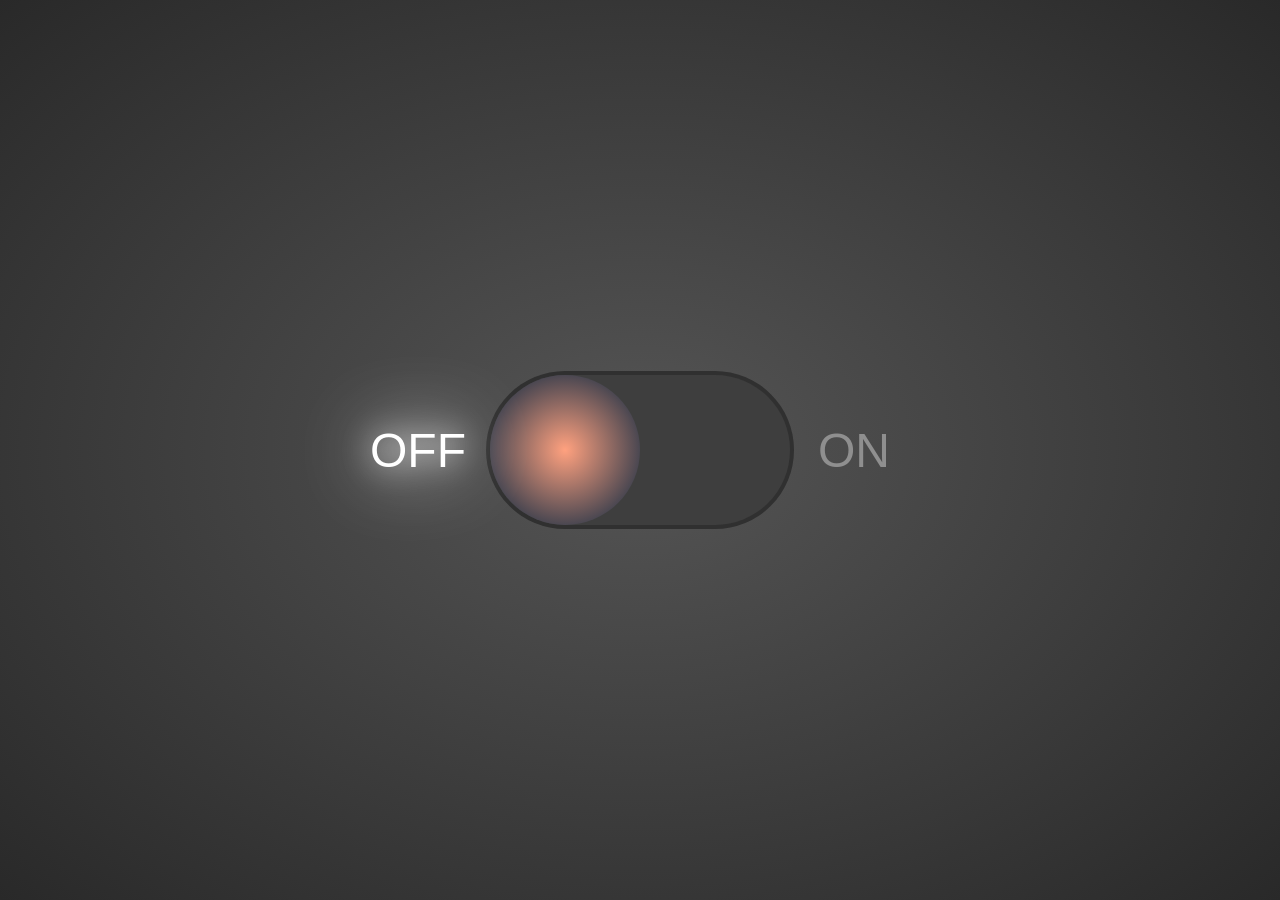
<file: index.html>
<!DOCTYPE html>
<html lang="en">
<head>
    <meta charset="UTF-8">
    <meta http-equiv="X-UA-Compatible" content="IE=edge">
    <meta name="viewport" content="width=device-width, initial-scale=1.0">
    <title>CheckboxCupSwitch</title>
    <link rel="preconnect" href="https://fonts.googleapis.com">
    <link rel="preconnect" href="https://fonts.gstatic.com" crossorigin>
    <link href="https://fonts.googleapis.com/css2?family=Akshar:wght@300;400&display=swap" rel="stylesheet">
    <link rel="stylesheet" href="./css/styles.css">
</head>
<body>
    <label>
        <input type="checkbox">
        <span></span>
        <text>OFF</text>
        <text>ON</text>
    </label>
</body>
</html>
</file>
<file: css/styles.css>
*
{
    margin: 0;
    padding: 0;
    box-sizing: border-box;
}
body
{
    display: flex;
    justify-content: center;
    align-items: center;
    min-height: 100vh;
    background: radial-gradient(#555, #292929);
}
label
{
    position: relative;
    width: 300px;
    height: 150px;
    background: #3e3e3e;
    box-shadow: 0 0 0 4px #303030;
    border-radius: 75px;
    cursor: pointer;
    display: flex;
    justify-content: center;
    align-items: center;
}
label input{
    appearance: none;
}
label span
{
    position: absolute;
    left: 0;
    width: 150px;
    height: 150px;
    background: radial-gradient(#FFA17F, #00223E);
    background-size: auto 150px;
    background-repeat: no-repeat;
    transition: 1.5s;
    transform: rotate(-180deg);
    transform-origin: 75px;
    border-radius: 75px;
}
label input:checked ~ span
{
    left: 150px;
    background: radial-gradient(#99f2c8, #1f4037);
    background-size: auto 150px;
    background-repeat: no-repeat;
}
label input:checked ~ text
{
    color: #8f8f8f;
    filter: none;
}

label text
{
position: absolute;
left: -120px;
color: #fff;
font-size: 3em;
font-family: -apple-system, BlinkMacSystemFont, 'Segoe UI', Roboto, Oxygen, Ubuntu, Cantarell, 'Open Sans', 'Helvetica Neue', sans-serif;
filter: drop-shadow(0 0 15px #fff) drop-shadow(0 0 35px #fff);
}
label text:last-child
{
    position: absolute;
    left: initial;
    right: -100px;
    color: #8f8f8f;
    filter: none;
}
label input:checked ~ text:last-child
{
    color: #fff;
filter: drop-shadow(0 0 15px #fff) drop-shadow(0 0 35px #fff);
}
</file>
